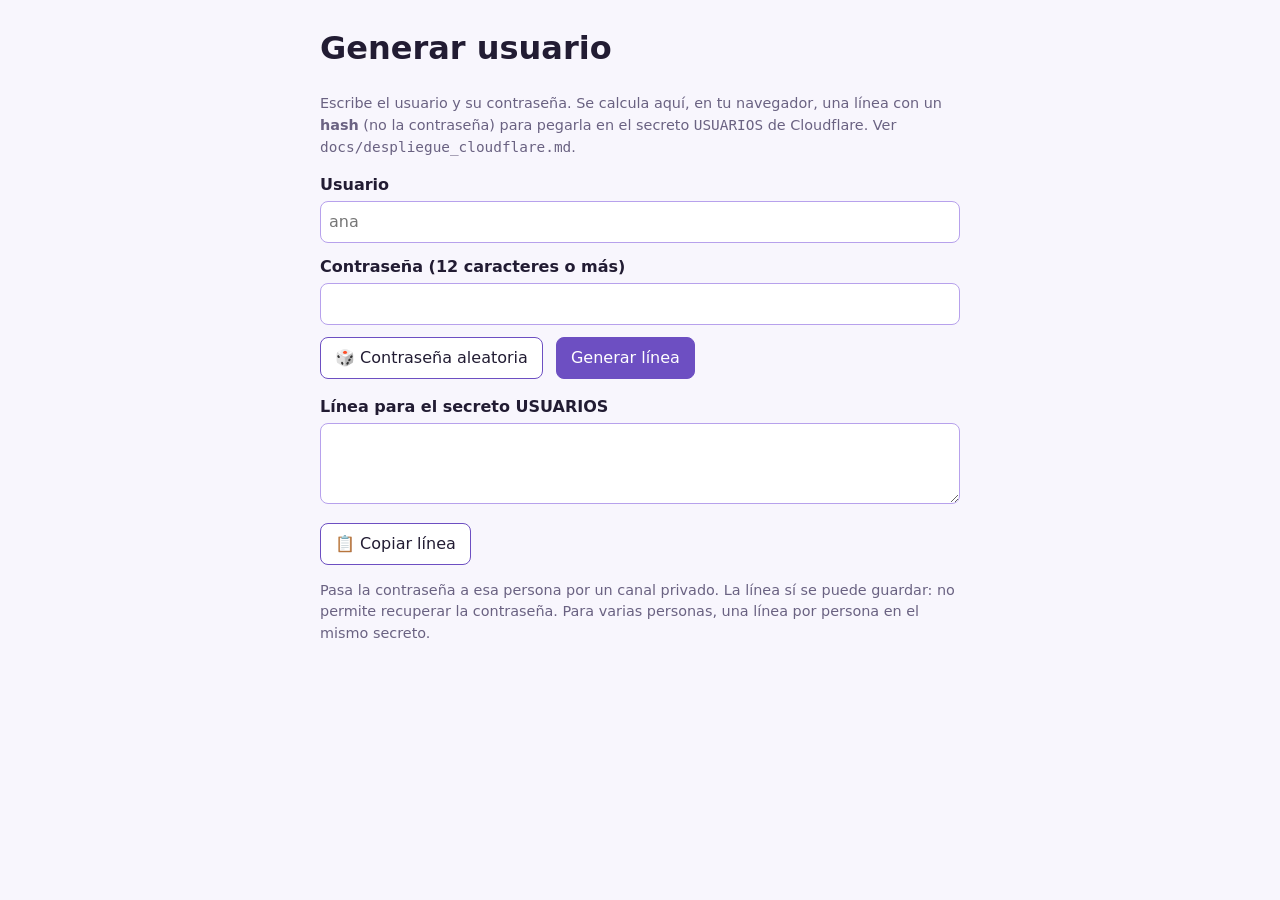
<file: herramientas/generar_usuario.html>
<!doctype html>
<html lang="es">
<head>
  <meta charset="utf-8">
  <meta name="viewport" content="width=device-width, initial-scale=1">
  <title>Generar usuario · Química Industrial</title>
  <!-- Herramienta para el administrador: genera la línea del secreto USUARIOS (worker.mjs) sin guardar la contraseña.
       Se abre en local (doble clic); no se publica (.assetsignore) y no envía nada a ningún sitio. -->
  <style>
    body { font: 16px/1.5 system-ui, sans-serif; max-width: 640px; margin: 24px auto; padding: 0 16px; color: #221c33; background: #f8f6fd; }
    label { display: block; margin: 12px 0 4px; font-weight: 600; }
    input, textarea { font: inherit; width: 100%; padding: 8px; border: 1px solid #b7a1ec; border-radius: 8px; box-sizing: border-box; }
    textarea { font-family: ui-monospace, monospace; font-size: .85rem; height: 6em; }
    button { font: inherit; padding: 8px 14px; margin: 12px 8px 0 0; border-radius: 8px; border: 1px solid #6d4fc2; background: #fff; color: #221c33; cursor: pointer; }
    button.prim { background: #6d4fc2; color: #fff; }
    .sub { color: #6a6282; font-size: .9rem; }
    .error { color: #b91c1c; }
  </style>
</head>
<body>
  <h1>Generar usuario</h1>
  <p class="sub">Escribe el usuario y su contraseña. Se calcula aquí, en tu navegador, una línea con un <b>hash</b> (no la
    contraseña) para pegarla en el secreto <code>USUARIOS</code> de Cloudflare. Ver <code>docs/despliegue_cloudflare.md</code>.</p>

  <label for="usuario">Usuario</label>
  <input id="usuario" autocomplete="off" placeholder="ana">
  <label for="clave">Contraseña (12 caracteres o más)</label>
  <input id="clave" type="text" autocomplete="off" spellcheck="false">
  <button id="aleatoria" type="button">🎲 Contraseña aleatoria</button>
  <button id="generar" type="button" class="prim">Generar línea</button>
  <p id="error" class="error" role="alert"></p>

  <label for="linea">Línea para el secreto USUARIOS</label>
  <textarea id="linea" readonly></textarea>
  <button id="copiar" type="button">📋 Copiar línea</button>
  <p class="sub">Pasa la contraseña a esa persona por un canal privado. La línea sí se puede guardar: no permite recuperar
    la contraseña. Para varias personas, una línea por persona en el mismo secreto.</p>

  <script>
    "use strict";
    // Mismo cálculo que derivar() de worker.mjs: PBKDF2-SHA256, sal aleatoria de 16 bytes, 10 000 iteraciones.
    const ITERACIONES = 10000;
    const hex = b => Array.from(new Uint8Array(b), x => x.toString(16).padStart(2, "0")).join("");
    async function generarLinea(usuario, clave) {
      const sal = crypto.getRandomValues(new Uint8Array(16));
      const k = await crypto.subtle.importKey("raw", new TextEncoder().encode(clave), "PBKDF2", false, ["deriveBits"]);
      const bits = await crypto.subtle.deriveBits({ name: "PBKDF2", hash: "SHA-256", salt: sal, iterations: ITERACIONES }, k, 256);
      return `${usuario}:pbkdf2-sha256$${ITERACIONES}$${hex(sal)}$${hex(bits)}`;
    }
    const $ = id => document.getElementById(id);
    $("aleatoria").onclick = () => {
      const letras = "abcdefghijkmnpqrstuvwxyzABCDEFGHJKLMNPQRSTUVWXYZ23456789";
      const n = crypto.getRandomValues(new Uint32Array(16));
      $("clave").value = Array.from(n, x => letras[x % letras.length]).join("").replace(/(.{4})(?!$)/g, "$1-");
    };
    $("generar").onclick = async () => {
      const usuario = $("usuario").value.trim(), clave = $("clave").value;
      $("error").textContent = ""; $("linea").value = "";
      if (!/^[\p{L}\p{N}_.-]{2,30}$/u.test(usuario)) return $("error").textContent = "Usuario: 2–30 letras, números, «.», «-» o «_».";
      if (clave.length < 12) return $("error").textContent = "La contraseña debe tener 12 caracteres o más.";
      if (/[,\n]/.test(clave)) return $("error").textContent = "La contraseña no puede llevar comas ni saltos de línea.";
      if (!(window.crypto && crypto.subtle)) return $("error").textContent = "Este navegador no permite calcular el hash: usa Chrome, Edge o Firefox actualizados.";
      $("linea").value = await generarLinea(usuario, clave);
    };
    $("copiar").onclick = async () => {
      if (!$("linea").value) return;
      try { await navigator.clipboard.writeText($("linea").value); $("copiar").textContent = "✅ Copiada"; }
      catch { $("linea").select(); document.execCommand("copy"); }
    };
  </script>
</body>
</html>
</file>
